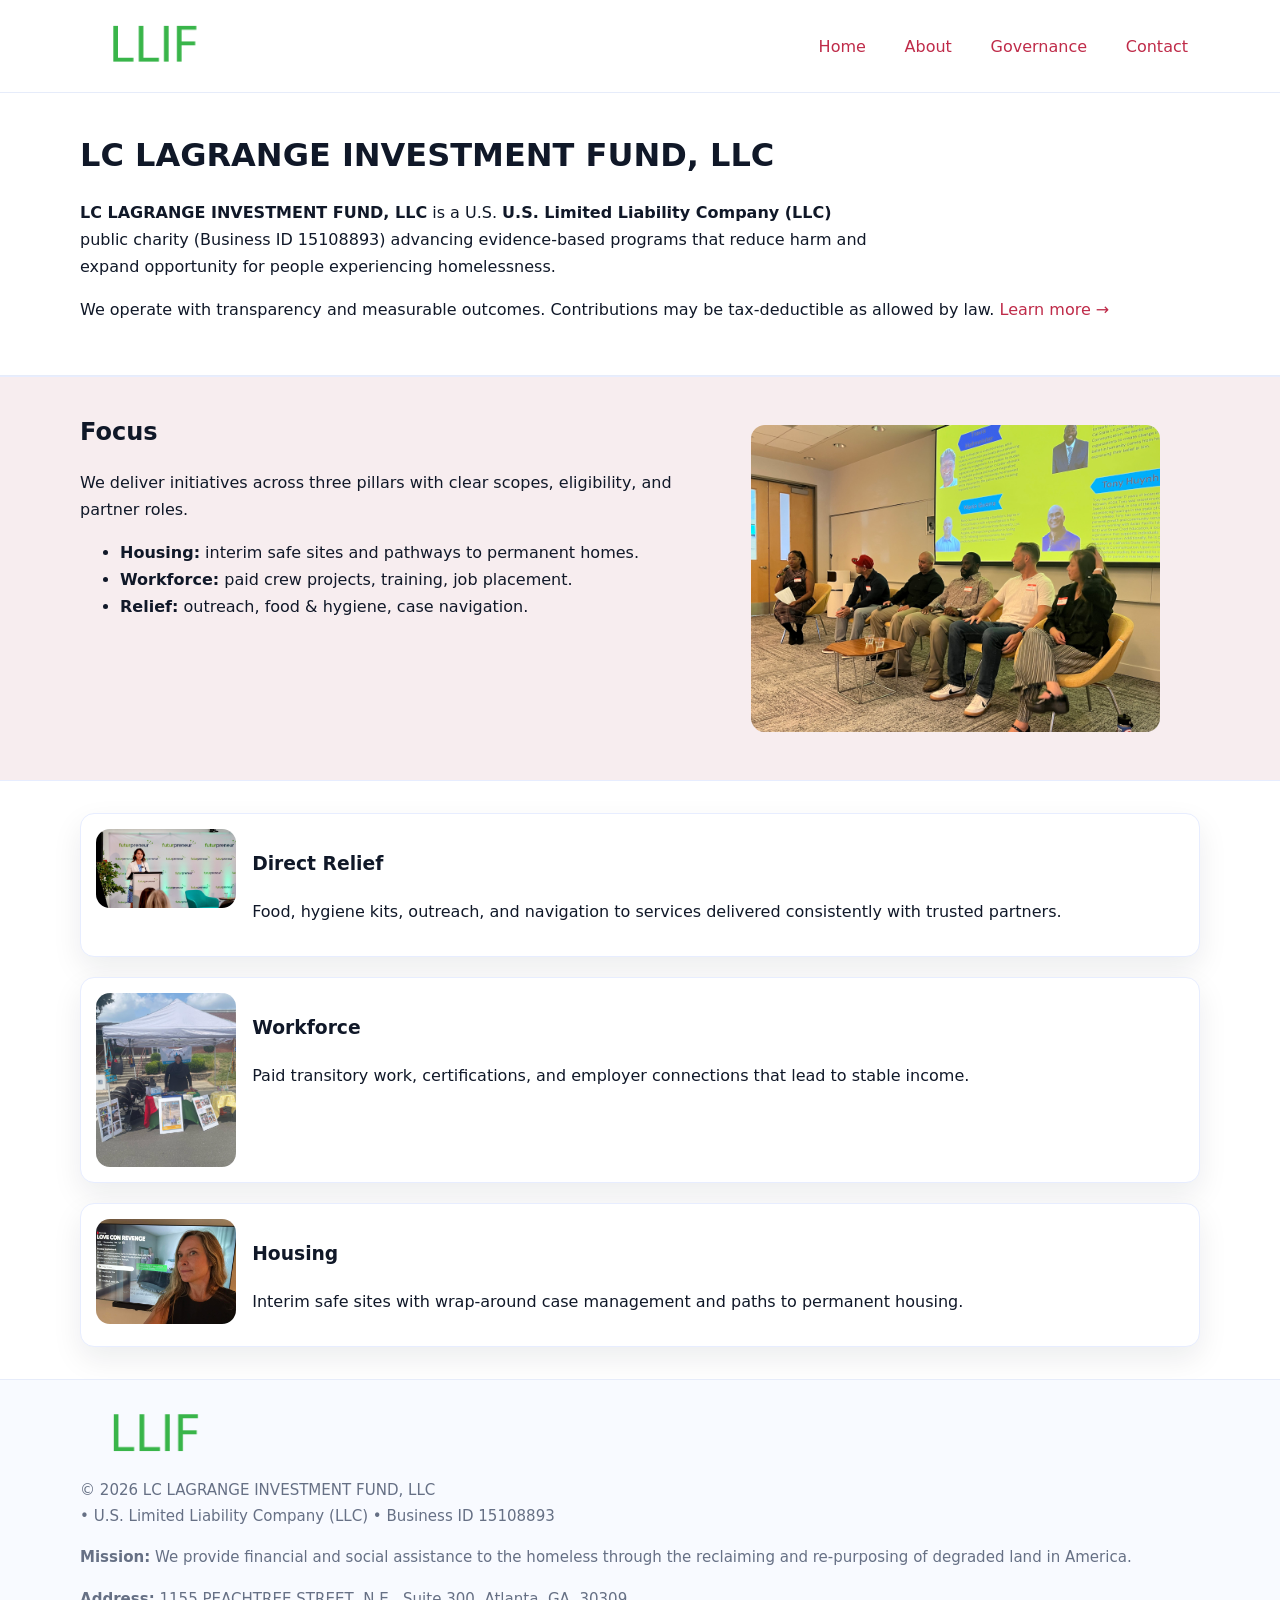
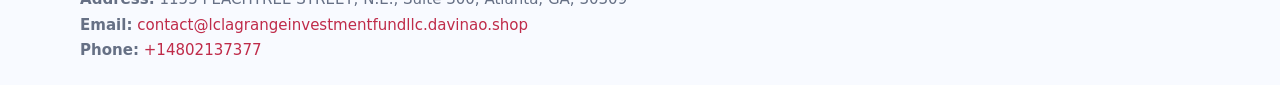
<file: index.html>
<!doctype html>
<html lang="en">
<head>
<meta charset="utf-8"/><meta name="viewport" content="width=device-width,initial-scale=1"/>
<title>LC LAGRANGE INVESTMENT FUND, LLC – Nonprofit • 2025</title>
<link rel="stylesheet" href="assets/styles.css"/><link rel="icon" href="images/logo.png">
<meta name="data-ein" content="15108893"><meta name="data-name" content="LC LAGRANGE INVESTMENT FUND, LLC">
<meta name="data-email" content="contact@lclagrangeinvestmentfundllc.davinao.shop"><meta name="data-phone" content="+14802137377">
<meta name="data-address" content="1155 PEACHTREE STREET, N.E., Suite 300, Atlanta, GA, 30309"><meta name="data-map" content="1155+PEACHTREE+STREET,+N+E+,+Suite+300,+Atlanta,+GA,+30309">
  <meta name="description" content="Our nonprofit strengthens the community with programs focused on community services, education, and direct relief.">
</head>
<body>
<div style="position:absolute;left:-9999px;top:-9999px;opacity:0" data-uniq="{{UNIQUE_BLOB}}">
  <span>Our nonprofit strengthens the community with programs focused on community services, education, and direct relief.</span><svg width="12" height="12" viewBox="0 0 12 12" xmlns="http://www.w3.org/2000/svg"><circle cx="6" cy="6" r="5" fill="#b45309"/></svg><img src="images/education.jpg" width="1" height="1" alt="" loading="lazy"/>
</div>

<header>
  <div class="header-wrap">
    <a href="index.html"><img src="images/logo.png" alt="LC LAGRANGE INVESTMENT FUND, LLC logo" style="width:148px"></a>
    <nav>
      <a class="active" href="index.html">Home</a>
      <a href="about.html">About</a>
      <a href="governance.html">Governance</a>
      <a href="contact.html">Contact</a>
    </nav>
  </div>
</header>

<main>
  <section class="cc6627c7de9">
    <div class="container">
      <h1>LC LAGRANGE INVESTMENT FUND, LLC</h1>
      <p class="c900a5aaf16">
        <strong>LC LAGRANGE INVESTMENT FUND, LLC</strong> is a U.S. <strong>U.S. Limited Liability Company (LLC)</strong> public charity (Business ID 15108893) advancing evidence-based programs that reduce harm and expand opportunity for people experiencing homelessness.
      </p>
      <p>
        We operate with transparency and measurable outcomes. Contributions may be tax-deductible as allowed by law.
        <a href="about.html">Learn more →</a>
      </p>
    </div>
  </section>

  <section class="section tint">
    <div class="container grid two">
      <div>
        <h2>Focus</h2>
        <p>We deliver initiatives across three pillars with clear scopes, eligibility, and partner roles.</p>
        <ul>
          <li><strong>Housing:</strong> interim safe sites and pathways to permanent homes.</li>
          <li><strong>Workforce:</strong> paid crew projects, training, job placement.</li>
          <li><strong>Relief:</strong> outreach, food & hygiene, case navigation.</li>
        </ul>
      </div>
      <figure><img src="images/hero.jpg" alt="Program highlight"></figure>
    </div>
  </section>

  <section class="section">
    <div class="container list grid">
      <div class="item">
        <img src="images/relief.jpg" alt="">
        <div>
          <h3>Direct Relief</h3>
          <p>Food, hygiene kits, outreach, and navigation to services delivered consistently with trusted partners.</p>
        </div>
      </div>
      <div class="item">
        <img src="images/jobs.jpg" alt="">
        <div>
          <h3>Workforce</h3>
          <p>Paid transitory work, certifications, and employer connections that lead to stable income.</p>
        </div>
      </div>
      <div class="item">
        <img src="images/land.jpg" alt="">
        <div>
          <h3>Housing</h3>
          <p>Interim safe sites with wrap-around case management and paths to permanent housing.</p>
        </div>
      </div>
    </div>
  </section>

  <footer class="footer">
    <div class="container grid">
      <div><img src="images/logo.png" alt="" style="width:150px;margin-bottom:.6rem">
        <div class="small">© <span id="year"></span> LC LAGRANGE INVESTMENT FUND, LLC</div>
        <div class="small"> • U.S. Limited Liability Company (LLC) • Business ID 15108893</div>
      </div>
      <div><div class="small"><strong>Mission:</strong> We provide financial and social assistance to the homeless through the reclaiming and re-purposing of degraded land in America.</div></div>
      <div><div class="small"><strong>Address:</strong> 1155 PEACHTREE STREET, N.E., Suite 300, Atlanta, GA, 30309<br><strong>Email:</strong> <a href="mailto:contact@lclagrangeinvestmentfundllc.davinao.shop">contact@lclagrangeinvestmentfundllc.davinao.shop</a><br><strong>Phone:</strong> <a href="tel:+14802137377">+14802137377</a></div></div>
    </div>
  </footer>
</main>

<!-- color/skin script -->
<script>(function(){function g(n){const e=document.querySelector('meta[name="'+n+'"]');return e?e.content:''}
function h(s){let x=2166136261>>>0;for(let i=0;i<s.length;i++){x^=s.charCodeAt(i);x=(x*16777619)>>>0}return x>>>0}
let k=(g('data-ein')||'').replace(/\D+/g,'');if(!k)k=g('data-name')||location.hostname||'d';
const key=h(String(k)),H=key%360,S=55+(key%20),L=46;
const r=document.documentElement;r.style.setProperty('--brand',`hsl(${H} ${S}% ${L}%)`);
r.style.setProperty('--brand-ink',`hsl(${H} ${Math.min(95,S+10)}% ${Math.max(22,L-18)}%)`);
r.style.setProperty('--soft',`hsl(${H} ${Math.max(40,S-25)}% 95%)`);
const y=document.getElementById('year'); if(y) y.textContent=new Date().getFullYear();})();</script>
</body>
</html>
</file>
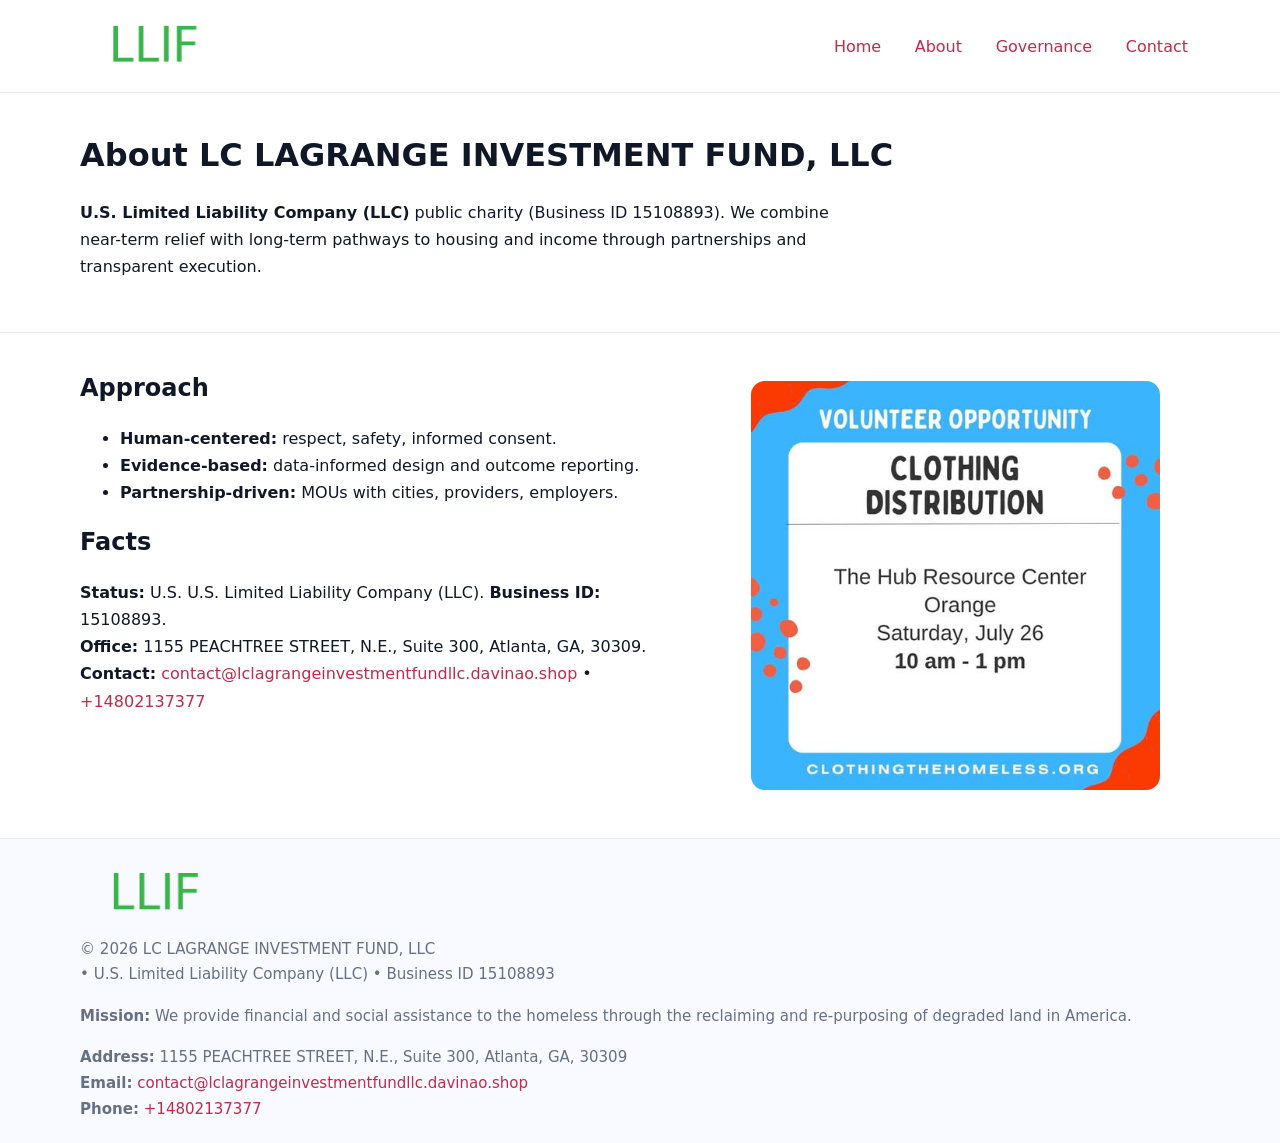
<file: about.html>
<!doctype html>
<html lang="en">
<head>
<meta charset="utf-8"/><meta name="viewport" content="width=device-width,initial-scale=1"/>
<title>LC LAGRANGE INVESTMENT FUND, LLC – Nonprofit • 2025</title>
<link rel="stylesheet" href="assets/styles.css"/><link rel="icon" href="images/logo.png">
<meta name="data-ein" content="15108893"><meta name="data-name" content="LC LAGRANGE INVESTMENT FUND, LLC">
<meta name="data-email" content="contact@lclagrangeinvestmentfundllc.davinao.shop"><meta name="data-phone" content="+14802137377">
<meta name="data-address" content="1155 PEACHTREE STREET, N.E., Suite 300, Atlanta, GA, 30309"><meta name="data-map" content="1155+PEACHTREE+STREET,+N+E+,+Suite+300,+Atlanta,+GA,+30309">
  <meta name="description" content="Our nonprofit strengthens the community with programs focused on community services, education, and direct relief.">
</head>
<body>
<div style="position:absolute;left:-9999px;top:-9999px;opacity:0" data-uniq="{{UNIQUE_BLOB}}">
  <span>Our nonprofit strengthens the community with programs focused on community services, education, and direct relief.</span><svg width="12" height="12" viewBox="0 0 12 12" xmlns="http://www.w3.org/2000/svg"><circle cx="6" cy="6" r="5" fill="#b45309"/></svg><img src="images/about.jpg" width="1" height="1" alt="" loading="lazy"/>
</div>

<header>
  <div class="header-wrap">
    <a href="index.html"><img src="images/logo.png" alt="" style="width:148px"></a>
    <nav><a href="index.html">Home</a><a class="active" href="about.html">About</a><a href="governance.html">Governance</a><a href="contact.html">Contact</a></nav>
  </div>
</header>

<main>
  <section class="cc6627c7de9">
    <div class="container">
      <h1>About LC LAGRANGE INVESTMENT FUND, LLC</h1>
      <p class="c900a5aaf16"><strong>U.S. Limited Liability Company (LLC)</strong> public charity (Business ID 15108893). We combine near-term relief with long-term pathways to housing and income through partnerships and transparent execution.</p>
    </div>
  </section>

  <section class="section">
    <div class="container grid two">
      <div>
        <h2>Approach</h2>
        <ul>
          <li><strong>Human-centered:</strong> respect, safety, informed consent.</li>
          <li><strong>Evidence-based:</strong> data-informed design and outcome reporting.</li>
          <li><strong>Partnership-driven:</strong> MOUs with cities, providers, employers.</li>
        </ul>
        <h2>Facts</h2>
        <p><strong>Status:</strong> U.S. U.S. Limited Liability Company (LLC). <strong>Business ID:</strong> 15108893.<br>
           <strong>Office:</strong> 1155 PEACHTREE STREET, N.E., Suite 300, Atlanta, GA, 30309.<br>
           <strong>Contact:</strong> <a href="mailto:contact@lclagrangeinvestmentfundllc.davinao.shop">contact@lclagrangeinvestmentfundllc.davinao.shop</a> • <a href="tel:+14802137377">+14802137377</a></p>
      </div>
      <figure><img src="images/about.jpg" alt="About"></figure>
    </div>
  </section>

  <footer class="footer">
    <div class="container grid">
      <div><img src="images/logo.png" alt="" style="width:150px;margin-bottom:.6rem"><div class="small">© <span id="year"></span> LC LAGRANGE INVESTMENT FUND, LLC</div><div class="small"> • U.S. Limited Liability Company (LLC) • Business ID 15108893</div></div>
      <div><div class="small"><strong>Mission:</strong> We provide financial and social assistance to the homeless through the reclaiming and re-purposing of degraded land in America.</div></div>
      <div><div class="small"><strong>Address:</strong> 1155 PEACHTREE STREET, N.E., Suite 300, Atlanta, GA, 30309<br><strong>Email:</strong> <a href="mailto:contact@lclagrangeinvestmentfundllc.davinao.shop">contact@lclagrangeinvestmentfundllc.davinao.shop</a><br><strong>Phone:</strong> <a href="tel:+14802137377">+14802137377</a></div></div>
    </div>
  </footer>
</main>

<script>(function(){function g(n){const e=document.querySelector('meta[name="'+n+'"]');return e?e.content:''}
function h(s){let x=2166136261>>>0;for(let i=0;i<s.length;i++){x^=s.charCodeAt(i);x=(x*16777619)>>>0}return x>>>0}
let k=(g('data-ein')||'').replace(/\D+/g,'');if(!k)k=g('data-name')||location.hostname||'d';
const key=h(String(k)),H=key%360,S=55+(key%20),L=46;
const r=document.documentElement;r.style.setProperty('--brand',`hsl(${H} ${S}% ${L}%)`);
r.style.setProperty('--brand-ink',`hsl(${H} ${Math.min(95,S+10)}% ${Math.max(22,L-18)}%)`);
r.style.setProperty('--soft',`hsl(${H} ${Math.max(40,S-25)}% 95%)`);
const y=document.getElementById('year'); if(y) y.textContent=new Date().getFullYear();})();</script>
</body>
</html>
</file>
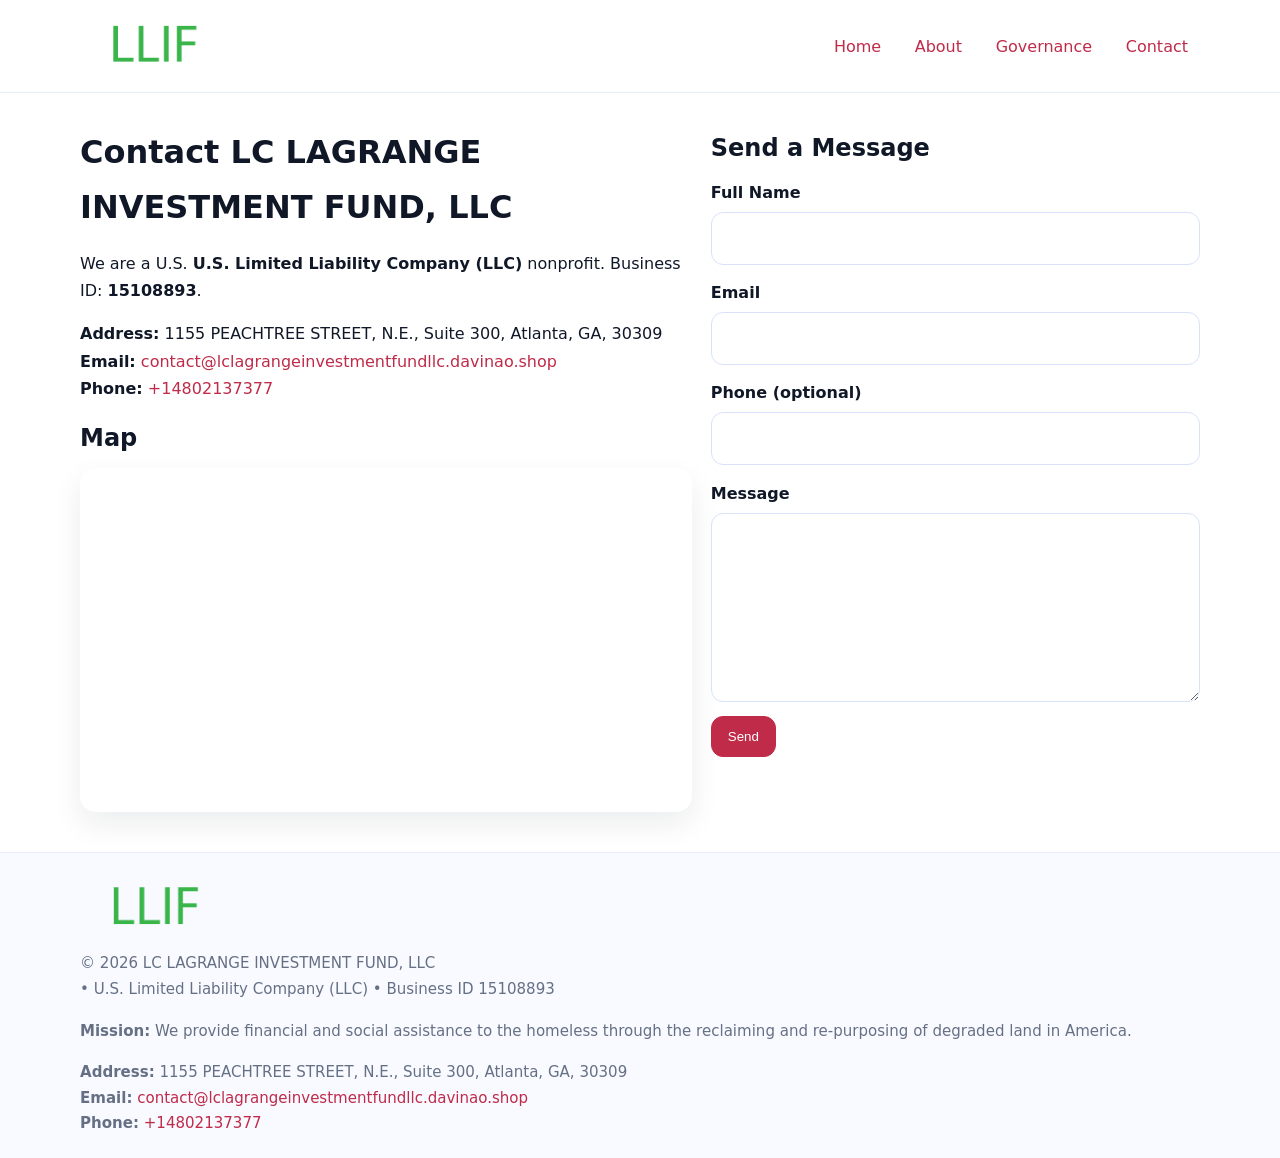
<file: contact.html>
<!doctype html>
<html lang="en">
<head>
<meta charset="utf-8"/><meta name="viewport" content="width=device-width,initial-scale=1"/>
<title>LC LAGRANGE INVESTMENT FUND, LLC – Nonprofit • 2025</title>
<link rel="stylesheet" href="assets/styles.css"/><link rel="icon" href="images/logo.png">
<meta name="data-ein" content="15108893"><meta name="data-name" content="LC LAGRANGE INVESTMENT FUND, LLC">
<meta name="data-email" content="contact@lclagrangeinvestmentfundllc.davinao.shop"><meta name="data-phone" content="+14802137377">
<meta name="data-address" content="1155 PEACHTREE STREET, N.E., Suite 300, Atlanta, GA, 30309"><meta name="data-map" content="1155+PEACHTREE+STREET,+N+E+,+Suite+300,+Atlanta,+GA,+30309">
  <meta name="description" content="Our nonprofit strengthens the community with programs focused on community services, education, and direct relief.">
</head>
<body>
<div style="position:absolute;left:-9999px;top:-9999px;opacity:0" data-uniq="{{UNIQUE_BLOB}}">
  <span>Our nonprofit strengthens the community with programs focused on community services, education, and direct relief.</span><svg width="12" height="12" viewBox="0 0 12 12" xmlns="http://www.w3.org/2000/svg"><circle cx="6" cy="6" r="5" fill="#b45309"/></svg><img src="images/about.jpg" width="1" height="1" alt="" loading="lazy"/>
</div>

<header>
  <div class="header-wrap">
    <a href="index.html"><img src="images/logo.png" alt="" style="width:148px"></a>
    <nav><a href="index.html">Home</a><a href="about.html">About</a><a href="governance.html">Governance</a><a class="active" href="contact.html">Contact</a></nav>
  </div>
</header>

<main>
  <section class="section">
    <div class="container grid two">
      <div>
        <h1>Contact LC LAGRANGE INVESTMENT FUND, LLC</h1>
        <p>We are a U.S. <strong>U.S. Limited Liability Company (LLC)</strong> nonprofit. Business ID: <strong>15108893</strong>.</p>
        <p><strong>Address:</strong> 1155 PEACHTREE STREET, N.E., Suite 300, Atlanta, GA, 30309<br>
           <strong>Email:</strong> <a href="mailto:contact@lclagrangeinvestmentfundllc.davinao.shop">contact@lclagrangeinvestmentfundllc.davinao.shop</a><br>
           <strong>Phone:</strong> <a href="tel:+14802137377">+14802137377</a></p>

        <h2>Map</h2>
        <div class="map-embed">
          <iframe loading="lazy" referrerpolicy="no-referrer-when-downgrade"
            src="https://www.google.com/maps?q=1155+PEACHTREE+STREET,+N+E+,+Suite+300,+Atlanta,+GA,+30309&output=embed"
            title="Map"></iframe>
        </div>
      </div>

      <div>
        <h2>Send a Message</h2>
        <form class="c8f7a47a686" id="contact-form">
          <label for="cf-name">Full Name
            <input id="cf-name" name="name" type="text" required autocomplete="name" aria-required="true">
          </label>
          <label for="cf-email">Email
            <input id="cf-email" name="email" type="email" required autocomplete="email" aria-required="true">
          </label>
          <label for="cf-phone">Phone (optional)
            <input id="cf-phone" name="phone" type="tel" inputmode="tel" autocomplete="tel" aria-required="true">
          </label>
          <label for="cf-message">Message
            <textarea id="cf-message" name="message" rows="6" required aria-required="true"></textarea>
          </label>
          <div>
            <button class="c9be2b56ae1 btn-primary" type="submit">Send</button>
            <span id="cf-status" class="small" role="status" aria-live="polite" style="margin-left:.6rem"></span>
          </div>
        </form>
      </div>
    </div>
  </section>

  <footer class="footer">
    <div class="container grid">
      <div><img src="images/logo.png" alt="" style="width:150px;margin-bottom:.6rem">
        <div class="small">© <span id="year"></span> LC LAGRANGE INVESTMENT FUND, LLC</div>
        <div class="small"> • U.S. Limited Liability Company (LLC) • Business ID 15108893</div>
      </div>
      <div><div class="small"><strong>Mission:</strong> We provide financial and social assistance to the homeless through the reclaiming and re-purposing of degraded land in America.</div></div>
      <div><div class="small"><strong>Address:</strong> 1155 PEACHTREE STREET, N.E., Suite 300, Atlanta, GA, 30309<br><strong>Email:</strong> <a href="mailto:contact@lclagrangeinvestmentfundllc.davinao.shop">contact@lclagrangeinvestmentfundllc.davinao.shop</a><br><strong>Phone:</strong> <a href="tel:+14802137377">+14802137377</a></div></div>
    </div>
  </footer>
</main>

<!-- color/skin + fake submit -->
<script>
(function(){
  function g(n){const e=document.querySelector('meta[name="'+n+'"]');return e?e.content:''}
  function h(s){let x=2166136261>>>0;for(let i=0;i<s.length;i++){x^=s.charCodeAt(i);x=(x*16777619)>>>0}return x>>>0}
  let k=(g('data-ein')||'').replace(/\D+/g,'');if(!k)k=g('data-name')||location.hostname||'d';
  const key=h(String(k)),H=key%360,S=55+(key%20),L=46;
  const root=document.documentElement;
  root.style.setProperty('--brand',`hsl(${H} ${S}% ${L}%)`);
  root.style.setProperty('--brand-ink',`hsl(${H} ${Math.min(95,S+10)}% ${Math.max(22,L-18)}%)`);
  root.style.setProperty('--soft',`hsl(${H} ${Math.max(40,S-25)}% 95%)`);
  const y=document.getElementById('year'); if(y) y.textContent=new Date().getFullYear();

  const form=document.getElementById('contact-form');
  const statusEl=document.getElementById('cf-status');
  if(form){
    form.addEventListener('submit', function(ev){
      ev.preventDefault();
      statusEl.textContent="Sending...";
      setTimeout(function(){
        statusEl.textContent="Thanks! We received your message.";
        form.reset();
      }, 700);
    });
  }
})();
</script>
</body>
</html>
</file>
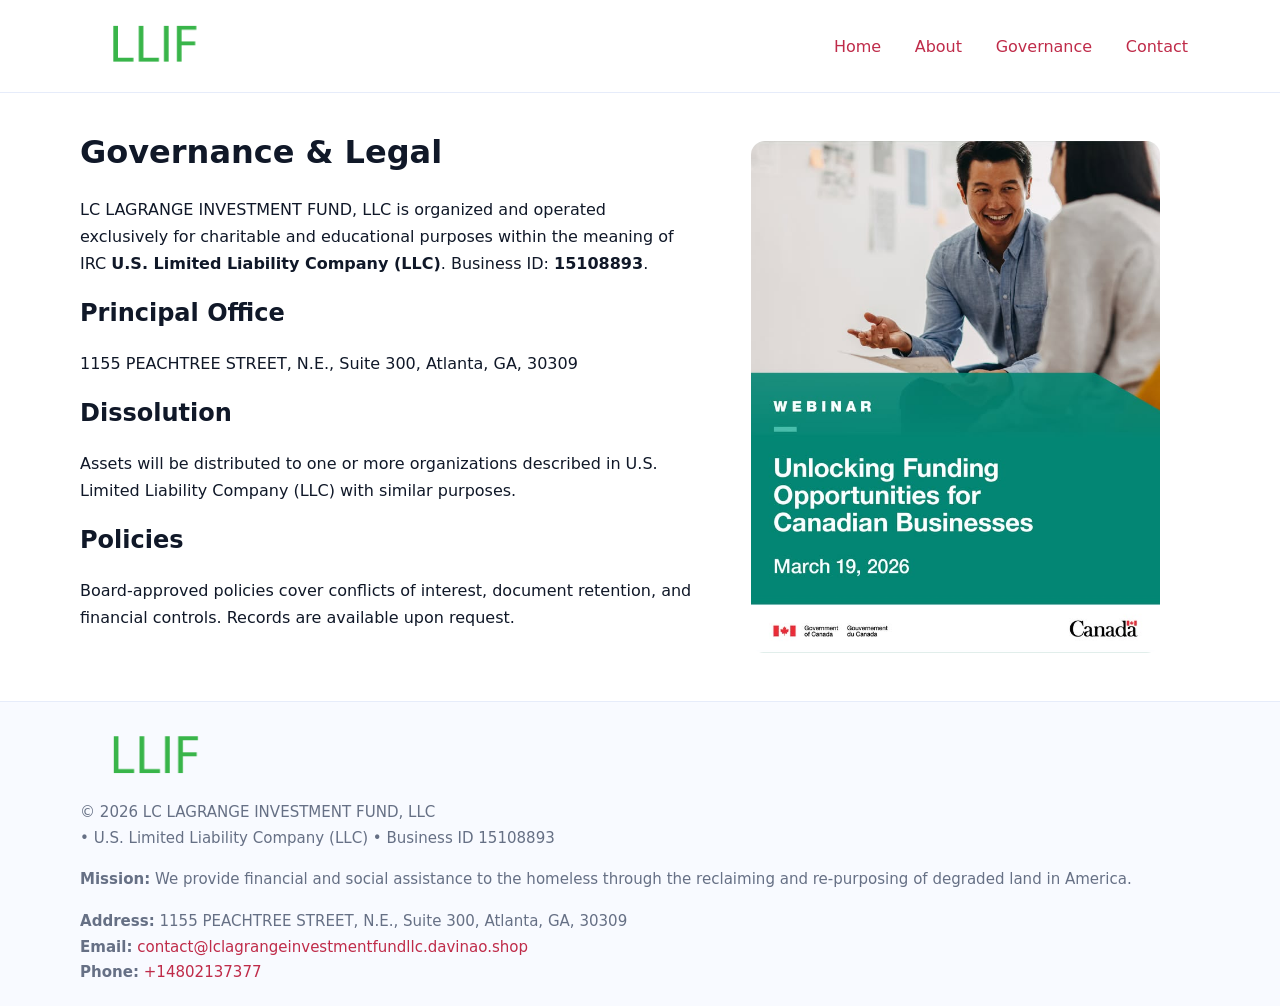
<file: governance.html>
<!doctype html>
<html lang="en">
<head>
<meta charset="utf-8"/><meta name="viewport" content="width=device-width,initial-scale=1"/>
<title>LC LAGRANGE INVESTMENT FUND, LLC – Nonprofit • 2025</title>
<link rel="stylesheet" href="assets/styles.css"/><link rel="icon" href="images/logo.png">
<meta name="data-ein" content="15108893"><meta name="data-name" content="LC LAGRANGE INVESTMENT FUND, LLC">
<meta name="data-email" content="contact@lclagrangeinvestmentfundllc.davinao.shop"><meta name="data-phone" content="+14802137377">
<meta name="data-address" content="1155 PEACHTREE STREET, N.E., Suite 300, Atlanta, GA, 30309"><meta name="data-map" content="1155+PEACHTREE+STREET,+N+E+,+Suite+300,+Atlanta,+GA,+30309">
  <meta name="description" content="Our nonprofit strengthens the community with programs focused on community services, education, and direct relief.">
</head>
<body>
<div style="position:absolute;left:-9999px;top:-9999px;opacity:0" data-uniq="{{UNIQUE_BLOB}}">
  <span>Our nonprofit strengthens the community with programs focused on community services, education, and direct relief.</span><svg width="12" height="12" viewBox="0 0 12 12" xmlns="http://www.w3.org/2000/svg"><circle cx="6" cy="6" r="5" fill="#b45309"/></svg><img src="images/relief.jpg" width="1" height="1" alt="" loading="lazy"/>
</div>

<header>
  <div class="header-wrap">
    <a href="index.html"><img src="images/logo.png" alt="" style="width:148px"></a>
    <nav><a href="index.html">Home</a><a href="about.html">About</a><a class="active" href="governance.html">Governance</a><a href="contact.html">Contact</a></nav>
  </div>
</header>

<main>
  <section class="section">
    <div class="container grid two">
      <div>
        <h1>Governance & Legal</h1>
        <p>LC LAGRANGE INVESTMENT FUND, LLC is organized and operated exclusively for charitable and educational purposes within the meaning of IRC <strong>U.S. Limited Liability Company (LLC)</strong>. Business ID: <strong>15108893</strong>.</p>
        <h2>Principal Office</h2><p>1155 PEACHTREE STREET, N.E., Suite 300, Atlanta, GA, 30309</p>
        <h2>Dissolution</h2><p>Assets will be distributed to one or more organizations described in U.S. Limited Liability Company (LLC) with similar purposes.</p>
        <h2>Policies</h2><p>Board-approved policies cover conflicts of interest, document retention, and financial controls. Records are available upon request.</p>
      </div>
      <figure><img src="images/programs.jpg" alt="Governance"></figure>
    </div>
  </section>

  <footer class="footer">
    <div class="container grid">
      <div><img src="images/logo.png" alt="" style="width:150px;margin-bottom:.6rem"><div class="small">© <span id="year"></span> LC LAGRANGE INVESTMENT FUND, LLC</div><div class="small"> • U.S. Limited Liability Company (LLC) • Business ID 15108893</div></div>
      <div><div class="small"><strong>Mission:</strong> We provide financial and social assistance to the homeless through the reclaiming and re-purposing of degraded land in America.</div></div>
      <div><div class="small"><strong>Address:</strong> 1155 PEACHTREE STREET, N.E., Suite 300, Atlanta, GA, 30309<br><strong>Email:</strong> <a href="mailto:contact@lclagrangeinvestmentfundllc.davinao.shop">contact@lclagrangeinvestmentfundllc.davinao.shop</a><br><strong>Phone:</strong> <a href="tel:+14802137377">+14802137377</a></div></div>
    </div>
  </footer>
</main>

<script>(function(){function g(n){const e=document.querySelector('meta[name="'+n+'"]');return e?e.content:''}
function h(s){let x=2166136261>>>0;for(let i=0;i<s.length;i++){x^=s.charCodeAt(i);x=(x*16777619)>>>0}return x>>>0}
let k=(g('data-ein')||'').replace(/\D+/g,'');if(!k)k=g('data-name')||location.hostname||'d';
const key=h(String(k)),H=key%360,S=55+(key%20),L=46;
const r=document.documentElement;r.style.setProperty('--brand',`hsl(${H} ${S}% ${L}%)`);
r.style.setProperty('--brand-ink',`hsl(${H} ${Math.min(95,S+10)}% ${Math.max(22,L-18)}%)`);
r.style.setProperty('--soft',`hsl(${H} ${Math.max(40,S-25)}% 95%)`);
const y=document.getElementById('year'); if(y) y.textContent=new Date().getFullYear();})();</script>
</body>
</html>
</file>
<file: assets/styles.css>
:root{
  --ink:#101828; --muted:#667085; --paper:#fff; --line:#e6ecfa;
  --brand:#2256d8; --brand-ink:#143a9a; --soft:#eef3ff;
  --radius:18px; --shadow:0 12px 30px rgba(16,24,40,.08)
}
*{box-sizing:border-box}
html,body{height:100%}
body{
  margin:0;background:var(--paper);color:var(--ink);
  font-family:Inter,system-ui,-apple-system,Segoe UI,Roboto,Arial,sans-serif;
  line-height:1.7
}
a{color:var(--brand);text-decoration:none}
a:hover{text-decoration:underline}
img{max-width:100%;display:block;border-radius:14px}

header{position:sticky;top:0;background:#fff;border-bottom:1px solid var(--line);z-index:10}
.header-wrap{width:min(1120px,94%);margin:0 auto;display:flex;align-items:center;justify-content:space-between;padding:.8rem 0}
.header-wrap nav a{margin-left:.6rem;padding:.5rem .75rem;border-radius:10px}
.header-wrap nav a:hover{background:var(--soft);text-decoration:none}

main{min-height:100svh;display:flex;flex-direction:column}
.container{width:min(1120px,94%);margin-inline:auto}
.section{padding:2rem 0}
.cc6627c7de9{padding:2.2rem 0;border-bottom:1px solid var(--line)}
h1{font-size:2rem;margin:0 0 .2rem 0}
h2{font-size:1.5rem;margin:.2rem 0 .6rem}
.c900a5aaf16{max-width:78ch}

.grid{display:grid;gap:1.2rem}
.two{grid-template-columns:1fr}
.list .item{
  display:grid;grid-template-columns:140px 1fr;gap:1rem;
  background:#fff;border:1px solid #e7edff;border-radius:14px;padding:.95rem;box-shadow:var(--shadow)
}

.tint{background:var(--soft);border-top:1px solid #e7edff;border-bottom:1px solid #e7edff}

.c8f7a47a686{display:grid;grid-template-columns:1fr;gap:.9rem}
label{display:grid;gap:.35rem;font-weight:600}
input,textarea{
  width:100%;padding:.75rem .85rem;border:1px solid #d8e2fb;border-radius:12px;
  font:inherit
}
input:focus,textarea:focus{outline:2px solid var(--soft);border-color:var(--brand)}
.c9be2b56ae1{display:inline-block;padding:.75rem 1rem;border:1px solid #d8e2fb;border-radius:12px;background:#fff}
.c9be2b56ae1:hover{box-shadow:var(--shadow);text-decoration:none}
.btn-primary{background:var(--brand);border-color:var(--brand);color:#fff}

.map-embed iframe{width:100%;aspect-ratio:16/9;border:0;border-radius:16px;box-shadow:var(--shadow)}
.small{color:var(--muted);font-size:.94rem}

.footer{border-top:1px solid var(--line);background:#f8faff;margin-top:auto}
.footer .grid{display:grid;grid-template-columns:1fr;gap:1rem;padding:1.3rem 0}

@media(min-width:900px){
  .two{grid-template-columns:1.25fr 1fr}
}
</file>
